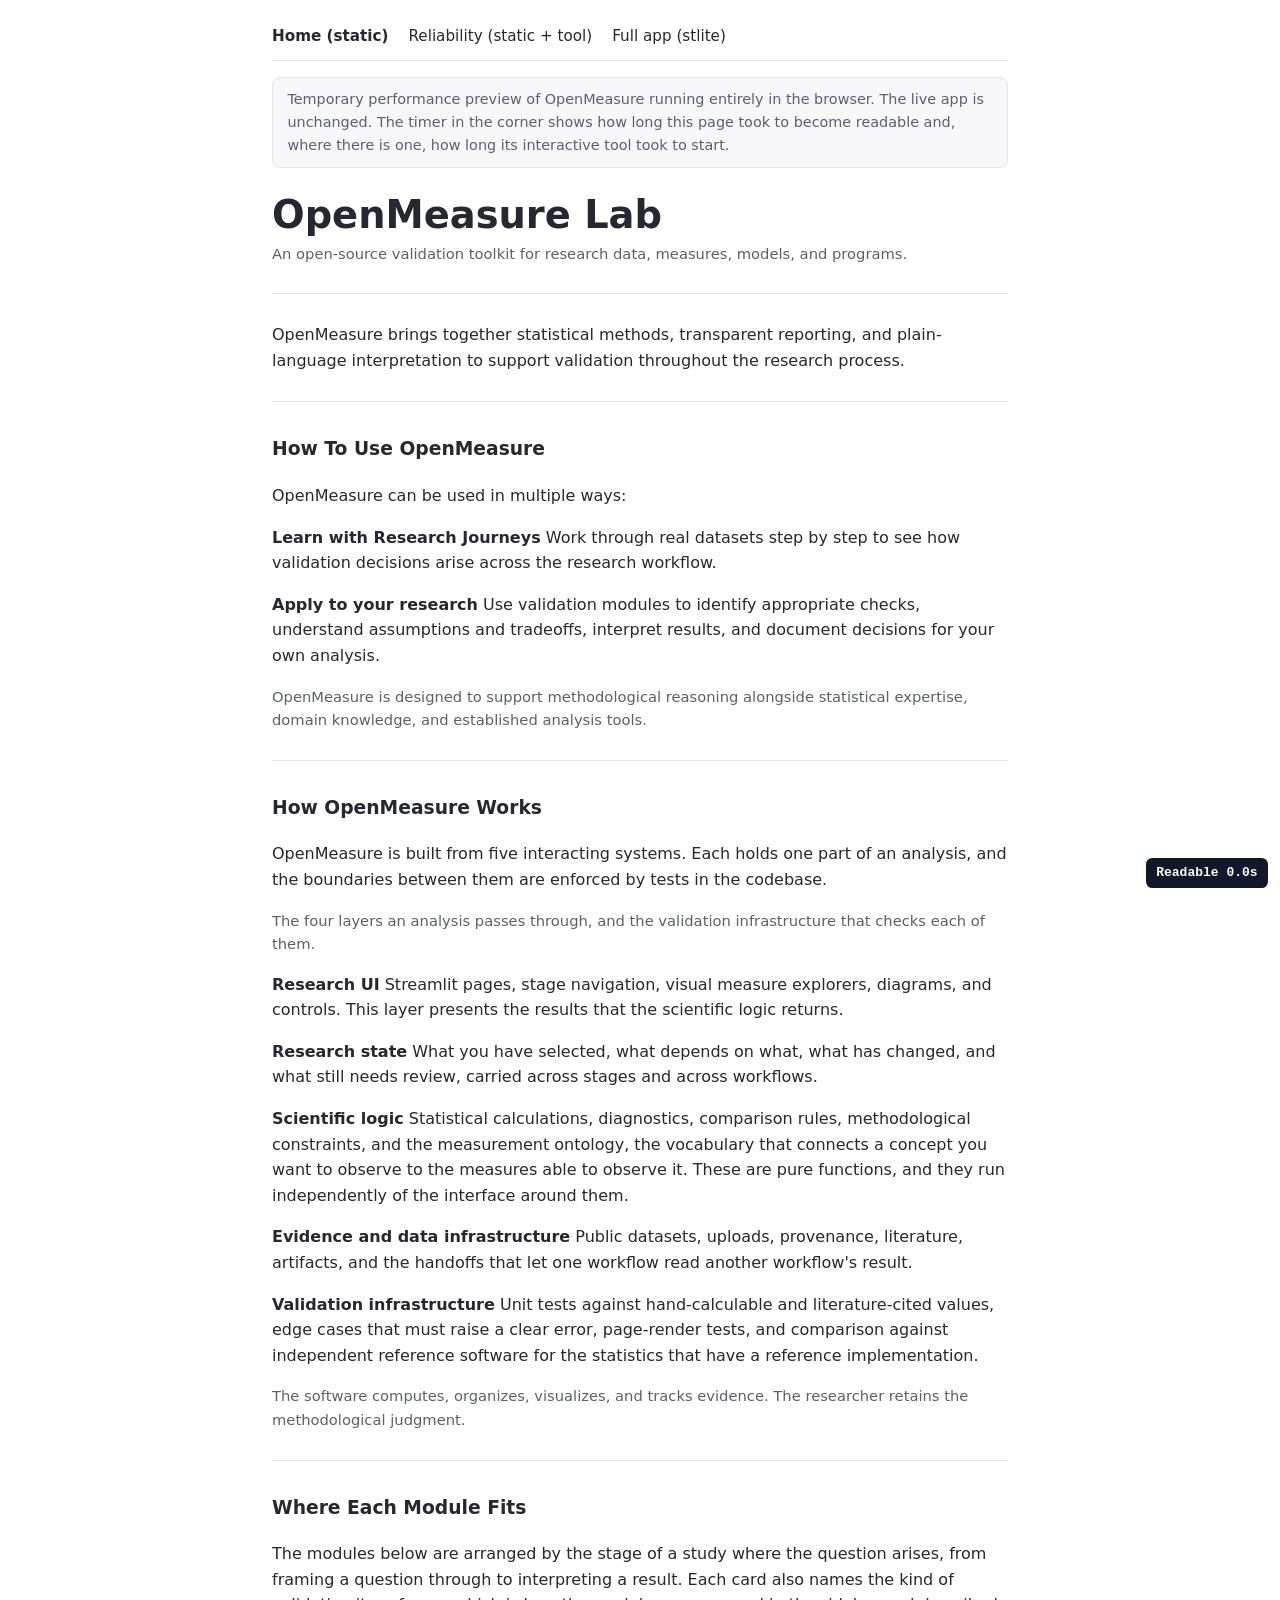
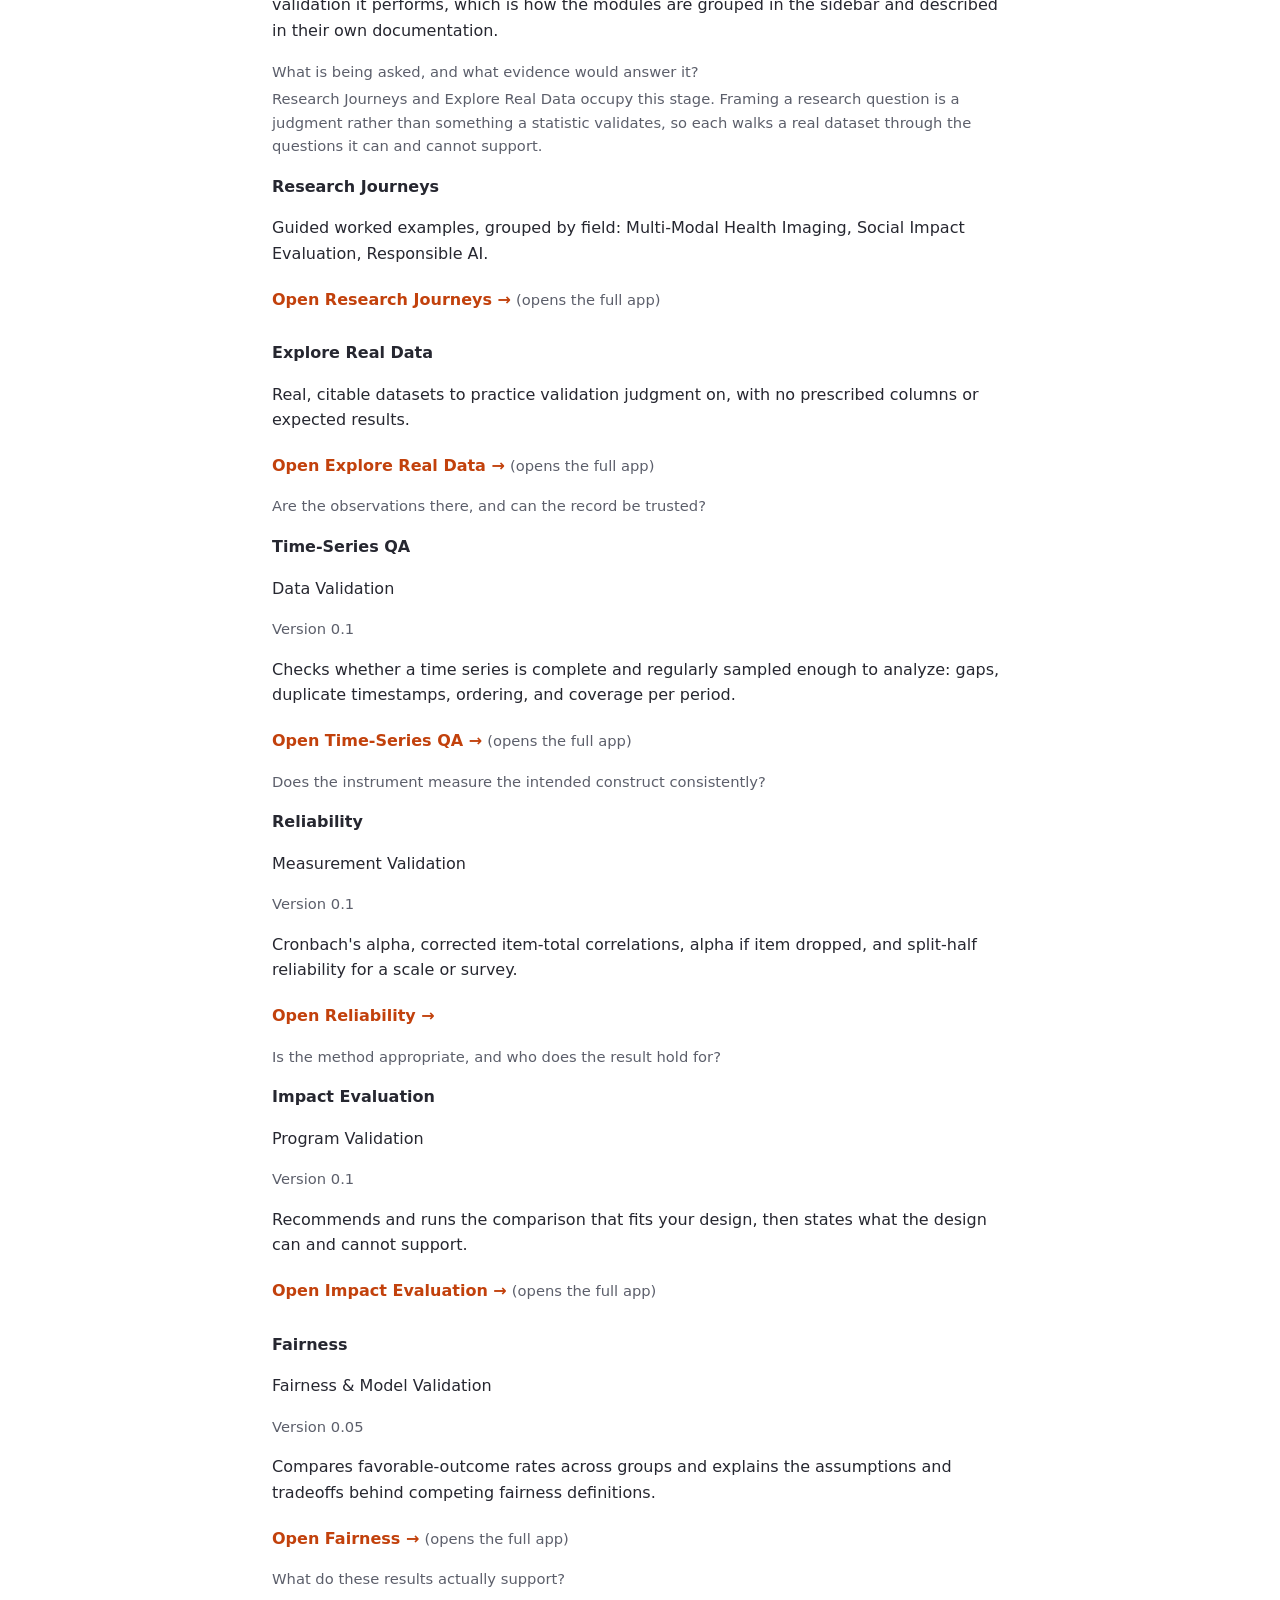
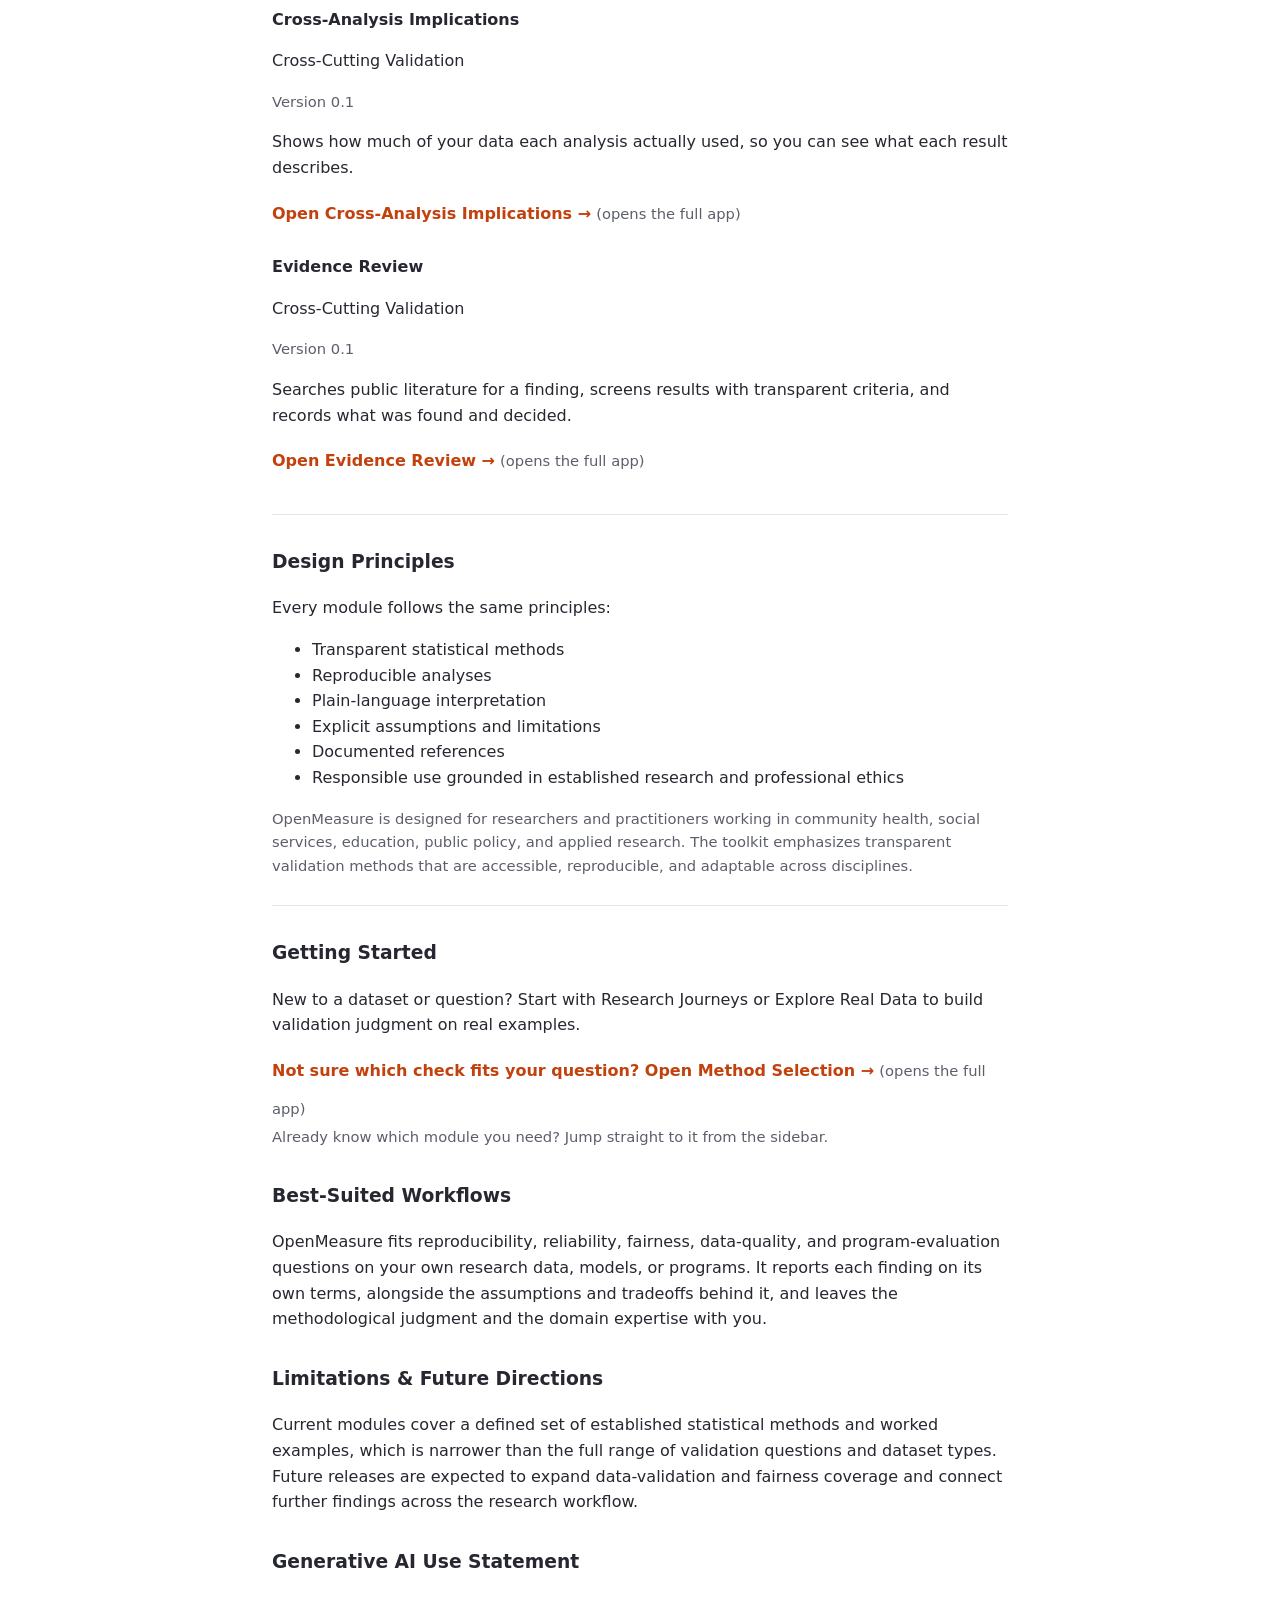
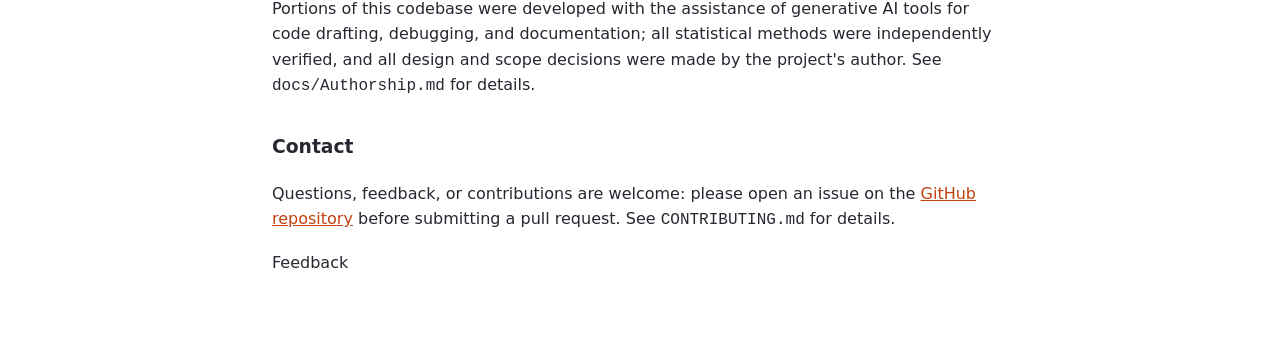
<file: index.html>
<!doctype html>
<title>OpenMeasure Preview</title>
<meta charset="utf-8"><meta name="viewport" content="width=device-width, initial-scale=1, viewport-fit=cover">
<style>
:root { --bg:#ffffff; --fg:#262730; --muted:#5c5f6b; --line:#e3e4e8; --accent:#c2410c; --card:#f7f7f9; color-scheme: light; }
@media (prefers-color-scheme: dark) { :root:not([data-theme="light"]) { --bg:#0e1117; --fg:#fafafa; --muted:#a3a8b8; --line:#2c303a; --accent:#fb923c; --card:#161a23; color-scheme: dark; } }
:root[data-theme="dark"] { --bg:#0e1117; --fg:#fafafa; --muted:#a3a8b8; --line:#2c303a; --accent:#fb923c; --card:#161a23; color-scheme: dark; }
body { background:var(--bg); color:var(--fg); font:16px/1.6 "Source Sans Pro", system-ui, -apple-system, "Segoe UI", sans-serif; margin:0; }
.wrap { max-width:46rem; margin:0 auto; padding-block:1.5rem 4rem; padding-inline:1rem; }
nav.top { display:flex; flex-wrap:wrap; gap:.5rem 1.25rem; font-size:.95rem; border-bottom:1px solid var(--line); padding-bottom:.75rem; }
nav.top a { color:var(--fg); text-decoration:none; } nav.top a[aria-current] { font-weight:700; }
.preview { background:var(--card); border:1px solid var(--line); border-radius:.5rem; padding:.6rem .9rem; font-size:.9rem; color:var(--muted); margin:1rem 0; }
h1 { font-size:2.4rem; line-height:1.2; margin:1.5rem 0 .25rem; } h3 { margin-top:2rem; } h4 { margin-top:1.5rem; }
.caption { color:var(--muted); font-size:.92rem; } .caption p { margin:.25rem 0; }
hr { border:0; border-top:1px solid var(--line); margin:1.75rem 0; }
a { color:var(--accent); }
a.open { display:inline-block; margin:.25rem 0 .75rem; font-weight:600; text-decoration:none; }
details { border:1px solid var(--line); border-radius:.5rem; padding:.5rem .9rem; margin:.6rem 0; }
summary { cursor:pointer; font-weight:600; }
iframe#tool { display:block; width:100%; height:90vh; border:0; border-top:1px solid var(--line); margin-top:1rem; }
#om-timing { position:fixed; right:max(12px, env(safe-area-inset-right, 0px)); bottom:calc(12px + env(safe-area-inset-bottom, 0px)); z-index:9999;
  background:#111827; color:#f9fafb; font:600 13px/1.3 ui-monospace, Consolas, monospace; padding:.4rem .65rem; border-radius:.4rem; }
#om-timing:empty { display:none; }
</style>
<main class="wrap" data-om-static><nav class="top"><a href="index.html" aria-current=page>Home (static)</a><a href="reliability.html">Reliability (static + tool)</a><a href="app.html">Full app (stlite)</a></nav><div class="preview">Temporary performance preview of OpenMeasure running entirely in the browser. The live app is unchanged. The timer in the corner shows how long this page took to become readable and, where there is one, how long its interactive tool took to start.</div><h1>OpenMeasure Lab</h1>
<div class="caption"><p>An open-source validation toolkit for research data, measures, models, and programs.</p></div>
<hr>
<p>OpenMeasure brings together statistical methods, transparent reporting, and
plain-language interpretation to support validation throughout the research
process.</p>
<hr>
<h3>How To Use OpenMeasure</h3>
<p>OpenMeasure can be used in multiple ways:</p>
<p><strong>Learn with Research Journeys</strong>
Work through real datasets step by step to see how validation decisions
arise across the research workflow.</p>
<p><strong>Apply to your research</strong>
Use validation modules to identify appropriate checks, understand
assumptions and tradeoffs, interpret results, and document decisions
for your own analysis.</p>
<div class="caption"><p>OpenMeasure is designed to support methodological reasoning alongside statistical expertise, domain knowledge, and established analysis tools.</p></div>
<hr>
<h3>How OpenMeasure Works</h3>
<p>OpenMeasure is built from five interacting systems. Each holds one part
of an analysis, and the boundaries between them are enforced by tests in
the codebase.</p>
<div class="caption"><p>The four layers an analysis passes through, and the validation infrastructure that checks each of them.</p></div>
<p><strong>Research UI</strong>
Streamlit pages, stage navigation, visual measure explorers, diagrams,
and controls. This layer presents the results that the scientific logic
returns.</p>
<p><strong>Research state</strong>
What you have selected, what depends on what, what has changed, and what
still needs review, carried across stages and across workflows.</p>
<p><strong>Scientific logic</strong>
Statistical calculations, diagnostics, comparison rules, methodological
constraints, and the measurement ontology, the vocabulary that connects
a concept you want to observe to the measures able to observe it. These
are pure functions, and they run independently of the interface around
them.</p>
<p><strong>Evidence and data infrastructure</strong>
Public datasets, uploads, provenance, literature, artifacts, and the
handoffs that let one workflow read another workflow's result.</p>
<p><strong>Validation infrastructure</strong>
Unit tests against hand-calculable and literature-cited values, edge
cases that must raise a clear error, page-render tests, and comparison
against independent reference software for the statistics that have a
reference implementation.</p>
<div class="caption"><p>The software computes, organizes, visualizes, and tracks evidence. The researcher retains the methodological judgment.</p></div>
<hr>
<h3>Where Each Module Fits</h3>
<p>The modules below are arranged by the stage of a study where the question
arises, from framing a question through to interpreting a result. Each card
also names the kind of validation it performs, which is how the modules are
grouped in the sidebar and described in their own documentation.</p>
<div class="caption"><p>What is being asked, and what evidence would answer it?</p></div>
<div class="caption"><p>Research Journeys and Explore Real Data occupy this stage. Framing a research question is a judgment rather than something a statistic validates, so each walks a real dataset through the questions it can and cannot support.</p></div>
<p><strong>Research Journeys</strong></p>
<p>Guided worked examples, grouped by field: Multi-Modal Health Imaging, Social Impact Evaluation, Responsible AI.</p>
<a class="open" href="app.html">Open Research Journeys &rarr;</a> <span class="caption">(opens the full app)</span>
<p><strong>Explore Real Data</strong></p>
<p>Real, citable datasets to practice validation judgment on, with no prescribed columns or expected results.</p>
<a class="open" href="app.html">Open Explore Real Data &rarr;</a> <span class="caption">(opens the full app)</span>
<div class="caption"><p>Are the observations there, and can the record be trusted?</p></div>
<p><strong>Time-Series QA</strong></p>
<p>Data Validation</p>
<div class="caption"><p>Version 0.1</p></div>
<p>Checks whether a time series is complete and regularly sampled enough to analyze: gaps, duplicate timestamps, ordering, and coverage per period.</p>
<a class="open" href="app.html">Open Time-Series QA &rarr;</a> <span class="caption">(opens the full app)</span>
<div class="caption"><p>Does the instrument measure the intended construct consistently?</p></div>
<p><strong>Reliability</strong></p>
<p>Measurement Validation</p>
<div class="caption"><p>Version 0.1</p></div>
<p>Cronbach's alpha, corrected item-total correlations, alpha if item dropped, and split-half reliability for a scale or survey.</p>
<a class="open" href="reliability.html">Open Reliability &rarr;</a>
<div class="caption"><p>Is the method appropriate, and who does the result hold for?</p></div>
<p><strong>Impact Evaluation</strong></p>
<p>Program Validation</p>
<div class="caption"><p>Version 0.1</p></div>
<p>Recommends and runs the comparison that fits your design, then states what the design can and cannot support.</p>
<a class="open" href="app.html">Open Impact Evaluation &rarr;</a> <span class="caption">(opens the full app)</span>
<p><strong>Fairness</strong></p>
<p>Fairness &amp; Model Validation</p>
<div class="caption"><p>Version 0.05</p></div>
<p>Compares favorable-outcome rates across groups and explains the assumptions and tradeoffs behind competing fairness definitions.</p>
<a class="open" href="app.html">Open Fairness &rarr;</a> <span class="caption">(opens the full app)</span>
<div class="caption"><p>What do these results actually support?</p></div>
<p><strong>Cross-Analysis Implications</strong></p>
<p>Cross-Cutting Validation</p>
<div class="caption"><p>Version 0.1</p></div>
<p>Shows how much of your data each analysis actually used, so you can see what each result describes.</p>
<a class="open" href="app.html">Open Cross-Analysis Implications &rarr;</a> <span class="caption">(opens the full app)</span>
<p><strong>Evidence Review</strong></p>
<p>Cross-Cutting Validation</p>
<div class="caption"><p>Version 0.1</p></div>
<p>Searches public literature for a finding, screens results with transparent criteria, and records what was found and decided.</p>
<a class="open" href="app.html">Open Evidence Review &rarr;</a> <span class="caption">(opens the full app)</span>
<hr>
<h3>Design Principles</h3>
<p>Every module follows the same principles:</p>
<ul>
<li>Transparent statistical methods</li>
<li>Reproducible analyses</li>
<li>Plain-language interpretation</li>
<li>Explicit assumptions and limitations</li>
<li>Documented references</li>
<li>Responsible use grounded in established research and professional ethics</li>
</ul>
<div class="caption"><p>OpenMeasure is designed for researchers and practitioners working in community health, social services, education, public policy, and applied research. The toolkit emphasizes transparent validation methods that are accessible, reproducible, and adaptable across disciplines.</p></div>
<hr>
<h3>Getting Started</h3>
<p>New to a dataset or question? Start with Research Journeys or Explore Real Data to build validation judgment on real examples.</p>
<a class="open" href="app.html">Not sure which check fits your question? Open Method Selection &rarr;</a> <span class="caption">(opens the full app)</span>
<div class="caption"><p>Already know which module you need? Jump straight to it from the sidebar.</p></div>
<h3>Best-Suited Workflows</h3>
<p>OpenMeasure fits reproducibility, reliability, fairness, data-quality, and program-evaluation questions on your own research data, models, or programs. It reports each finding on its own terms, alongside the assumptions and tradeoffs behind it, and leaves the methodological judgment and the domain expertise with you.</p>
<h3>Limitations &amp; Future Directions</h3>
<p>Current modules cover a defined set of established statistical methods and worked examples, which is narrower than the full range of validation questions and dataset types. Future releases are expected to expand data-validation and fairness coverage and connect further findings across the research workflow.</p>
<h3>Generative AI Use Statement</h3>
<p>Portions of this codebase were developed with the assistance of generative AI tools for code drafting, debugging, and documentation; all statistical methods were independently verified, and all design and scope decisions were made by the project's author. See <code>docs/Authorship.md</code> for details.</p>
<h3>Contact</h3>
<p>Questions, feedback, or contributions are welcome: please open an issue on the <a href="https://github.com/victoriamccray/openmeasure">GitHub repository</a> before submitting a pull request. See <code>CONTRIBUTING.md</code> for details.</p>
<p>Feedback</p></main>
<div id="om-timing" role="status" aria-live="polite"></div>
<script>
(() => {
  const t = () => (performance.now() / 1000).toFixed(1) + "s";
  const box = document.getElementById("om-timing");
  const st = window.__om = { readable: null, ready: null, jspi: typeof WebAssembly.Suspending === "function" };
  const hasTool = !!document.querySelector("[data-om-tool]");
  const paint = () => {
    const parts = [];
    if (st.readable) parts.push("Readable " + st.readable);
    if (hasTool) parts.push(st.ready ? "Tool ready " + st.ready : "Tool loading…");
    box.textContent = parts.join("  |  ");
  };
  if (document.querySelector("[data-om-static]")) st.readable = t();
  paint();
  if (!hasTool) return;
  const frame = document.querySelector("iframe[data-om-tool]");
  const poll = setInterval(() => {
    let doc = document;
    try { if (frame) doc = frame.contentDocument; } catch (e) { return; }
    if (doc && doc.querySelector('[data-testid="stMain"] h1')) {
      st.ready = t(); if (!st.readable) st.readable = st.ready; paint(); clearInterval(poll);
    }
  }, 250);
})();
</script>
</file>
